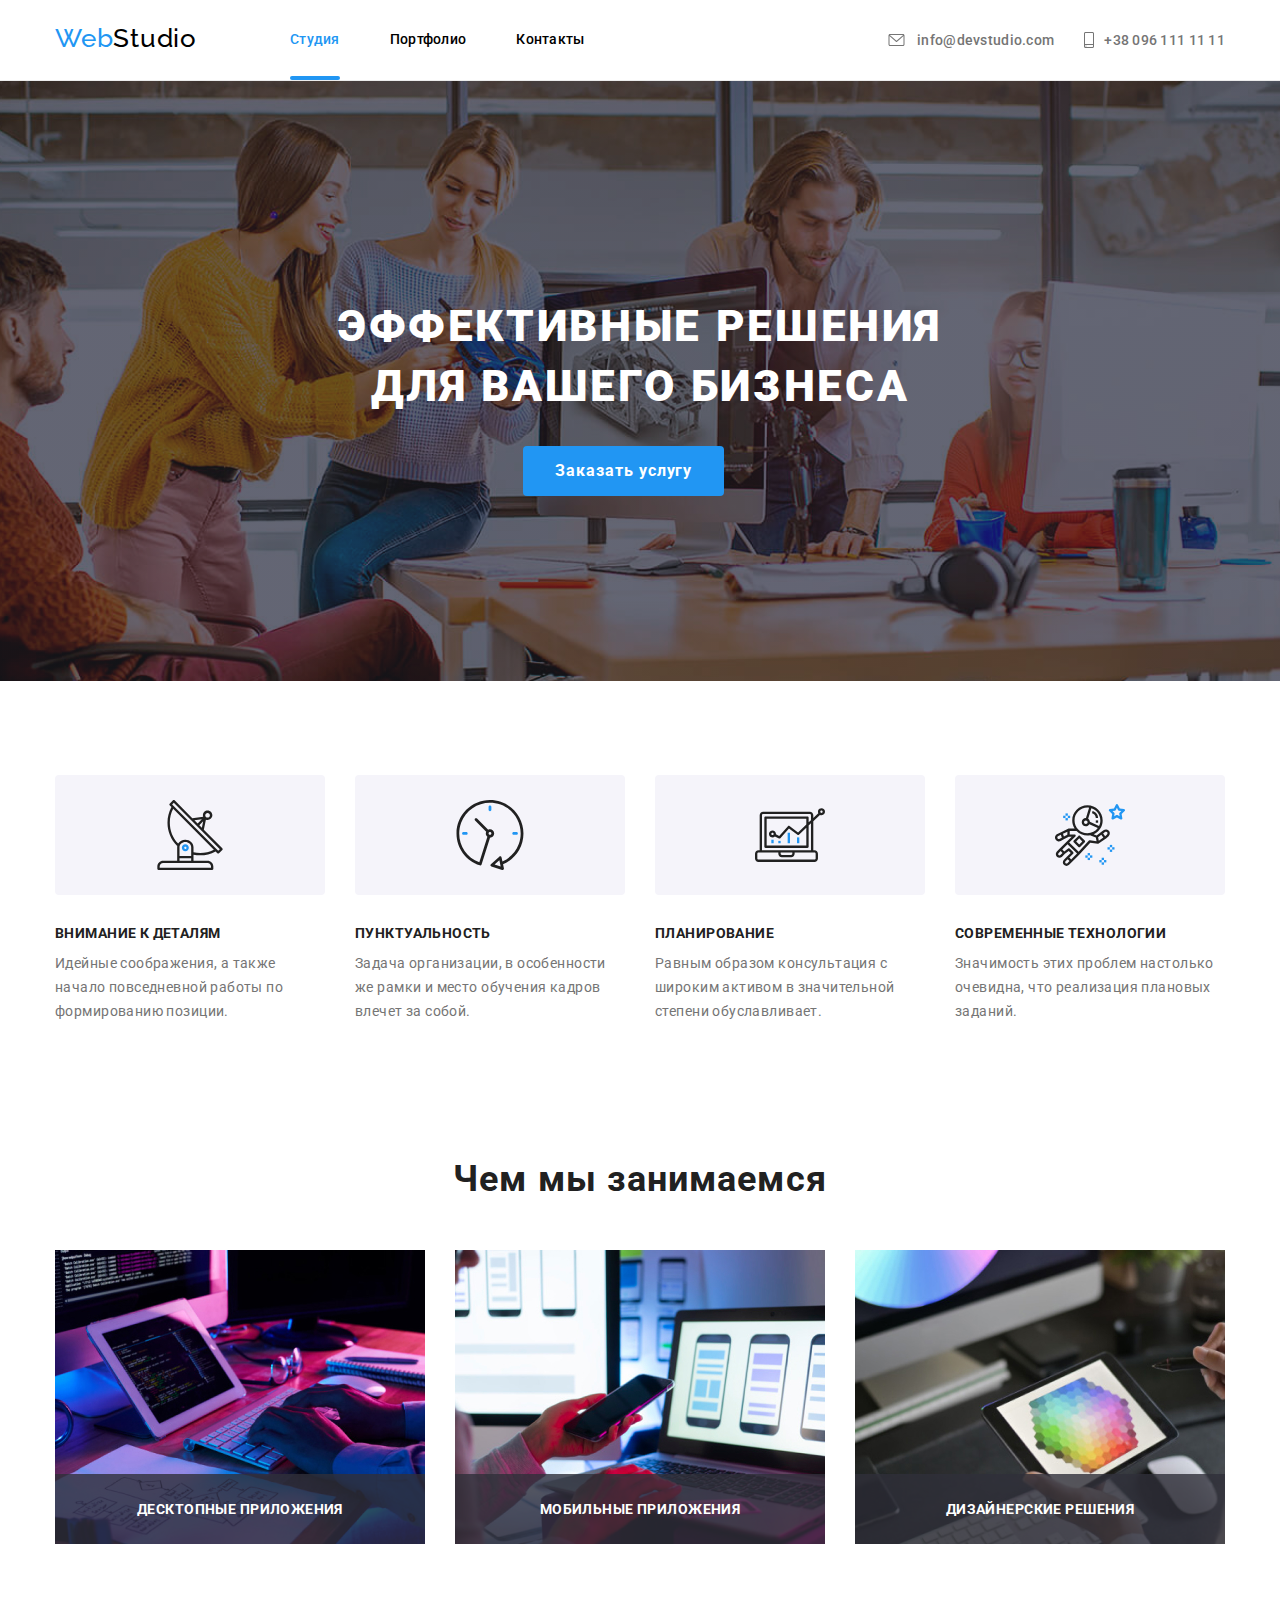
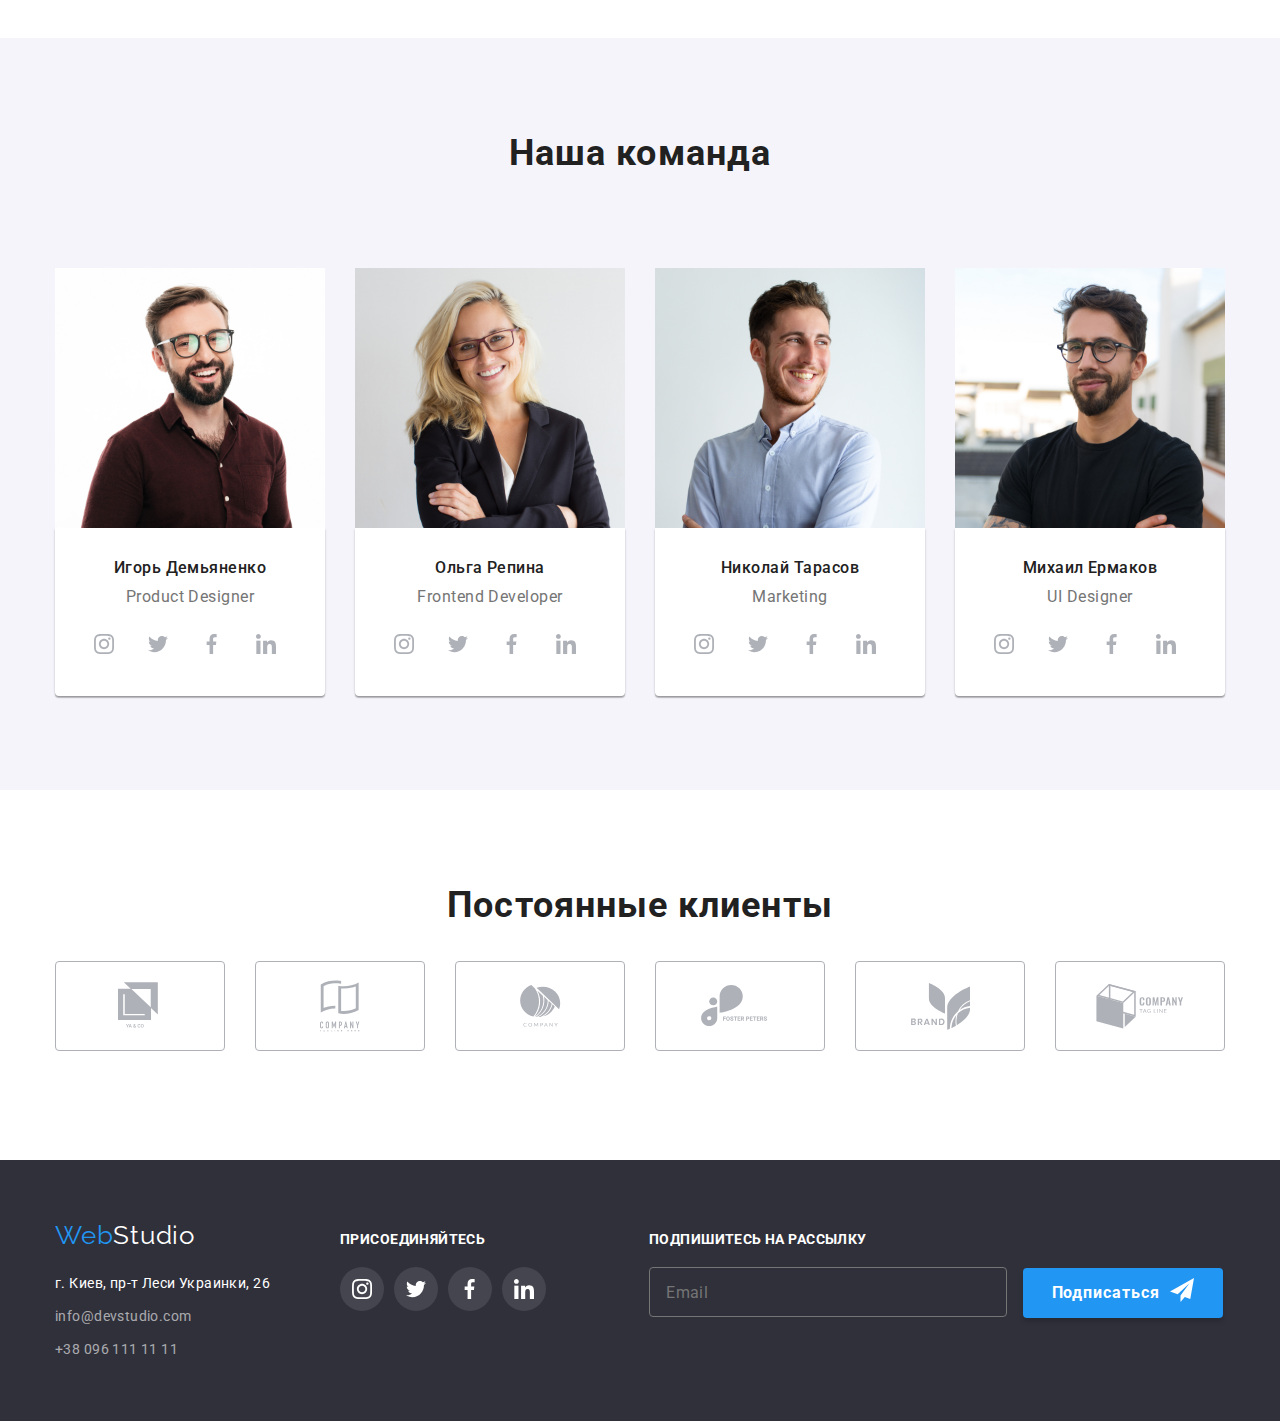
<file: index.html>
<!DOCTYPE html>
<html lang="ru">
<head>
    <meta charset="UTF-8">
    <meta name="viewport" content="width=device-width, initial-scale=1.0">
    <title>Студия</title>
    <link rel="stylesheet" href="css/modern-normalize.css">
    <link rel="preconnect" href="https://fonts.gstatic.com">
    <link href="https://fonts.googleapis.com/css2?&family=Raleway:wght@700&family=Roboto:wght@400;500;700;900&display=swap" rel="stylesheet">
    <link rel="stylesheet" href="./css/styles.css">
  
<!-- font-family: 'Raleway', sans-serif;
font-family: 'Roboto', sans-serif; -->
   
</head>
<body >
    <header class="header">
        <div class="container">
            <nav class="header-nav">
                <a class="logo" href=""><span class="web">Web</span>Studio</a>
                <ul class="header-nav-links">
                    <li><a class="link-header current" href="index.html">Студия</a></li>
                    <li><a class="link-header" href="portfolio.html">Портфолио</a></li>
                    <li><a class="link-header" href="">Контакты</a></li>
                </ul>
            </nav>
           <ul class="header-address">
                <li>
                    <a class="link-hd-adr" href="mailto:info@devstudio.com" >
                    <svg width="21" height="16" class="mail-icon">
                        <use href="./images/icons/symbol-defs.svg#icon-mail"></use>
                    </svg>
                    info@devstudio.com</a>
                </li>
                <li>
                    <a class="link-hd-adr" href="tel:+380961111111">
                    <svg width="10" height="16" class="phone-icon">
                        <use href="./images/icons/symbol-defs.svg#icon-smartphone"></use>
                    </svg>
                    +38 096 111 11 11</a>
                </li>
           </ul>
        </div>
    </header>
    <main>
        <!--Баннер-->
        <div class="background"></div>
        <section class="hero">
            <div class="container">
                <h1 class="hero-title">ЭФФЕКТИВНЫЕ РЕШЕНИЯ <br> ДЛЯ ВАШЕГО БИЗНЕСА</h1>
                <button class="hero-btn" data-modal-open>Заказать услугу</button>
            </div>
        </section>
        <section class="about">
            <div class="container">
                <ul class="features">
                    <li>
                        <div class="about-icons-thumb">
                            <svg class="about-icons">
                                <use href="./images/icons/symbol-defs.svg#icon-about-1"></use>
                            </svg>
                        </div>
                        <h3 class="title-features">ВНИМАНИЕ К ДЕТАЛЯМ</h3>
                        <p class="features-p"> Идейные соображения, а также <br> начало повседневной работы по формированию позиции.</p>
                    </li>
                    <li>
                        <div class="about-icons-thumb">
                            <svg class="about-icons">
                                <use href="./images/icons/symbol-defs.svg#icon-about-2"></use>
                            </svg>
                        </div>
                        <h3 class="title-features">ПУНКТУАЛЬНОСТЬ</h3>
                        <p class="features-p"> Задача организации, в особенности <br> же рамки и место обучения кадров влечет за собой.</p>
                    </li>
                    <li>
                        <div class="about-icons-thumb">
                            <svg class="about-icons">
                                <use href="./images/icons/symbol-defs.svg#icon-about-3"></use>
                            </svg>
                        </div>
                        <h3 class="title-features">ПЛАНИРОВАНИЕ</h3>
                        <p class="features-p"> Равным образом консультация с широким активом в значительной степени обуславливает.</p>
                    </li>
                    <li>
                        <div class="about-icons-thumb">
                            <svg class="about-icons">
                                <use href="./images/icons/symbol-defs.svg#icon-about-4"></use>
                            </svg>
                        </div>
                        <h3 class="title-features">СОВРЕМЕННЫЕ ТЕХНОЛОГИИ</h3>
                        <p class="features-p"> Значимость этих проблем настолько очевидна, что реализация плановых заданий.</p>
                    </li>
                </ul>
            
            </div>
        </section>
        <section class="about-pictures">
            <h2 class="title">Чем мы занимаемся</h2>
            <div class="about-images">   
                <div class="images-thumb">
                    <img class="images" src="./images/about/1.jpg" alt="Photo 1" width="370">
                    <div class="images-title">
                        <p class="images-title-name">Десктопные приложения</p>
                    </div>
                </div>
                <div class="images-thumb">
                    <img class="images" src="./images/about/2.jpg" alt="Photo 2" width="370">
                    <div class="images-title">
                        <p class="images-title-name">Мобильные приложения</p>
                    </div>
                </div>
                <div class="images-thumb">
                    <img class="images" src="./images/about/3.jpg" alt="Photo 3" width="370">
                    <div class="images-title">
                        <p class="images-title-name">Дизайнерские решения</p>
                    </div>
                </div>    
            </div>
        </section>

        <section class="team">
            <div class="container">
                <h2 class="title">Наша команда</h2>
                <ul class="workers">
                    <li>
                        <img src="./images/team/ihor.jpg" alt="Photo Ihor" width="270"><div class="worker-names"><h3 class="name">Игорь Демьяненко</h3><p class="work-position">Product Designer</p>
                            <ul class="social-netw-container">
                                <li>
                                    <a class="social-links" href="#">
                                        <svg class="social-netw-icon" width="20" height="20">
                                            <use href="./images/icons/symbol-defs.svg#icon-inst"></use>
                                        </svg>
                                    </a>
                                </li>
                                <li>
                                    <a class="social-links" href="#">
                                        <svg class="social-netw-icon" width="20" height="20">
                                            <use href="./images/icons/symbol-defs.svg#icon-twit"></use>
                                        </svg>
                                    </a>
                                </li>
                                <li>
                                    <a class="social-links" href="#">
                                        <svg class="social-netw-icon" width="20" height="20">
                                            <use href="./images/icons/symbol-defs.svg#icon-fb"></use>
                                        </svg>
                                    </a>    
                                </li>
                                <li>
                                    <a class="social-links" href="#">
                                        <svg class="social-netw-icon" width="20" height="20">
                                            <use href="./images/icons/symbol-defs.svg#icon-in"></use>
                                        </svg>
                                    </a>    
                                </li>
                            </ul>
                        </div> 
                        
                    </li>
                    <li>
                        <img src="./images/team/olha.jpg" alt="Photo Olha" width="270"><div class="worker-names"><h3 class="name">Ольга Репина</h3><p class="work-position">Frontend Developer</p>
                            <ul class="social-netw-container">
                                <li>
                                    <a class="social-links" href="#">
                                        <svg class="social-netw-icon" width="20" height="20">
                                            <use href="./images/icons/symbol-defs.svg#icon-inst"></use>
                                        </svg>
                                    </a>
                                </li>
                                <li>
                                    <a class="social-links" href="#">
                                        <svg class="social-netw-icon" width="20" height="20">
                                            <use href="./images/icons/symbol-defs.svg#icon-twit"></use>
                                        </svg>
                                    </a>
                                </li>
                                <li>
                                    <a class="social-links" href="#">
                                        <svg class="social-netw-icon" width="20" height="20">
                                            <use href="./images/icons/symbol-defs.svg#icon-fb"></use>
                                        </svg>
                                    </a>    
                                </li>
                                <li>
                                    <a class="social-links" href="#">
                                        <svg class="social-netw-icon" width="20" height="20">
                                            <use href="./images/icons/symbol-defs.svg#icon-in"></use>
                                        </svg>
                                    </a>    
                                </li>
                            </ul>
                        </div>
                    </li>
                    <li>
                        <img src="./images/team/nikol.jpg" alt="Photo Nikolai" width="270"><div class="worker-names"><h3 class="name">Николай Тарасов</h3><p class="work-position">Marketing</p>
                            <ul class="social-netw-container">
                                <li>
                                    <a class="social-links" href="#">
                                        <svg class="social-netw-icon" width="20" height="20">
                                            <use href="./images/icons/symbol-defs.svg#icon-inst"></use>
                                        </svg>
                                    </a>
                                </li>
                                <li>
                                    <a class="social-links" href="#">
                                        <svg class="social-netw-icon" width="20" height="20">
                                            <use href="./images/icons/symbol-defs.svg#icon-twit"></use>
                                        </svg>
                                    </a>
                                </li>
                                <li>
                                    <a class="social-links" href="#">
                                        <svg class="social-netw-icon" width="20" height="20">
                                            <use href="./images/icons/symbol-defs.svg#icon-fb"></use>
                                        </svg>
                                    </a>    
                                </li>
                                <li>
                                    <a class="social-links" href="#">
                                        <svg class="social-netw-icon" width="20" height="20">
                                            <use href="./images/icons/symbol-defs.svg#icon-in"></use>
                                        </svg>
                                    </a>    
                                </li>
                            </ul>
                        </div>
                    </li>
                    <li>
                        <img src="./images/team/mikhail.jpg" alt="Photo Mikhail" width="270"><div class="worker-names"><h3 class="name">Михаил Ермаков</h3><p class="work-position">UI Designer</p>
                            <ul class="social-netw-container">
                                <li>
                                    <a class="social-links" href="#">
                                        <svg class="social-netw-icon" width="20" height="20">
                                            <use href="./images/icons/symbol-defs.svg#icon-inst"></use>
                                        </svg>
                                    </a>
                                </li>
                                <li>
                                    <a class="social-links" href="#">
                                        <svg class="social-netw-icon" width="20" height="20">
                                            <use href="./images/icons/symbol-defs.svg#icon-twit"></use>
                                        </svg>
                                    </a>
                                </li>
                                <li>
                                    <a class="social-links" href="#">
                                        <svg class="social-netw-icon" width="20" height="20">
                                            <use href="./images/icons/symbol-defs.svg#icon-fb"></use>
                                        </svg>
                                    </a>    
                                </li>
                                <li>
                                    <a class="social-links" href="#">
                                        <svg class="social-netw-icon" width="20" height="20">
                                            <use href="./images/icons/symbol-defs.svg#icon-in"></use>
                                        </svg>
                                    </a>    
                                </li>
                            </ul>
                        </div>
                    </li>
                </ul>
            </div>
        </section>
        <section class="clients"> 
            <h2 class="title-clients">Постоянные клиенты</h2>
            <div class="container">
                <ul class="clients-icons">
                    <li>
                        <a class="clients-link" href="#">
                            <svg class="client-icon" width="44" height="49">
                                <use href="./images/icons/symbol-defs.svg#icon-logo-1"></use>
                            </svg>
                        </a>
                    </li>
                    <li>
                        <a class="clients-link" href="#">
                            <svg class="client-icon" width="40" height="52">
                                <use href="./images/icons/symbol-defs.svg#icon-logo-2"></use>
                            </svg>
                        </a>
                    </li>
                    <li>
                        <a class="clients-link" href="#">
                            <svg class="client-icon" width="41" height="42">
                                <use href="./images/icons/symbol-defs.svg#icon-logo-3"></use>
                            </svg>
                        </a>
                    </li>
                    <li>
                        <a class="clients-link" href="#">
                            <svg class="client-icon" width="79" height="42">
                                <use href="./images/icons/symbol-defs.svg#icon-logo-4"></use>
                            </svg>
                        </a>
                    </li>
                    <li>
                        <a class="clients-link" href="#">
                            <svg class="client-icon" width="59" height="47">
                                <use href="./images/icons/symbol-defs.svg#icon-logo-5"></use>
                            </svg>
                        </a>
                    </li>
                    <li>
                        <a class="clients-link" href="#">
                            <svg class="client-icon" width="88" height="45">
                                <use href="./images/icons/symbol-defs.svg#icon-logo-6"></use>
                            </svg>
                        </a>
                    </li>
                </ul>
          </div>

        </section>
 </main>
    <footer class="footer"> 
        <div class="container">
            <div class="footer-address-container">
                <a class="logo-foot" href=""><span class="web">Web</span>Studio</a>
                <address>
                <ul class="footer-address"> 
                        <li> <a class="link-foot-adr" href="https://goo.gl/maps/Ae1zcUtkZR1KB5ff6">г. Киев, пр-т Леси Украинки, 26</a></li>
                        <li> <a class="link-foot" href="mailto:info@devstudio.com">info@devstudio.com</a></li>
                        <li> <a class="link-foot" href="tel:+380961111111">+38 096 111 11 11</a></li>
                </ul>
                </address>
            </div>
            <div class="footer-links">
                <p>Присоединяйтесь</p>
                <ul class="footer-social-netw">
                    <li>
                        <a class="foot-social-links" href="#">
                            <svg class="social-netw-icon" width="20" height="20">
                                <use href="./images/icons/symbol-defs.svg#icon-inst"></use>
                            </svg>
                        </a>
                    </li>
                    <li>
                        <a class="foot-social-links" href="#">
                            <svg class="social-netw-icon" width="20" height="20">
                                <use href="./images/icons/symbol-defs.svg#icon-twit"></use>
                            </svg>
                        </a>
                    </li>
                    <li>
                        <a class="foot-social-links" href="#">
                            <svg class="social-netw-icon" width="20" height="20">
                                <use href="./images/icons/symbol-defs.svg#icon-fb"></use>
                            </svg>
                        </a>
                    </li>
                    <li>
                        <a class="foot-social-links" href="#">
                            <svg class="social-netw-icon" width="20" height="20">
                                <use href="./images/icons/symbol-defs.svg#icon-in"></use>
                            </svg>
                        </a>
                    </li>
                    
                </ul>
            </div>
            <div class="footer-form-container">
                <p> Подпишитесь на рассылку </p>
                <form class="footer-form">
                    <div class="mail-footer-block">
                        <input class="input-footer" type="mail" name="mail" id="mail-footer" placeholder="Email"> 
                        <button type="submit">Подписаться 
                            <svg class="send-icon" width="24" height="24">
                            <use href="./images/icons/symbol-defs.svg#icon-send"></use>
                            </svg>
                     </button>
                    </div>
                </form>
            </div>
        </div>
    </footer>
   
    <!-- <button class="modal-open" data-modal-open></button> -->

    <div class="backdrop is-hidden" data-modal>
       
        <div class="modal">
            <button class="backdrop-modal-btn" data-modal-close>
                <svg width="11" height="11">
                    <use class="svg-modal-btn" href="./images/icons/symbol-defs.svg#icon-cross" ></use>
                </svg>
            </button>
            
            <p>Оставьте свои данные, мы вам перезвоним</p>
            <form class="form">
               <div class="label-input-block">
                    <label for="name">Имя</label>
                    <div class="input-field-box">
                        <svg class="form-icon" width="12" height="12">
                            <use href="./images/icons/symbol-defs.svg#icon-name-form"></use>
                        </svg>
                    
                        <input class="input-field" type="name" name="name" id="name"> 
                    </div>
                </div>
                <div class="label-input-block">
                    <label for="tel">Телефон</label>
                   
                    <div class="input-field-box">
                        <svg class="form-icon" width="13" height="13">
                            <use href="./images/icons/symbol-defs.svg#icon-phone-form"></use>
                        </svg>
                        <input class="input-field" type="tel" name="tel" id="tel"> 
                    </div>
                </div>
                <div class="label-input-block">
                    <label for="mail">Почта</label>
                    <div class="input-field-box">
                        <svg class="form-icon" width="15" height="12">
                            <use href="./images/icons/symbol-defs.svg#icon-mail-form"></use>
                        </svg>
                        <input class="input-field" type="mail" name="mail" id="mail"> 
                    </div>
                </div>
                <div class="label-input-block">
                    <label for="textarea">Комментарий</label>
                    <input class="input-field" type="textarea" name="textarea" id="textarea" placeholder="Введите текст"> 
                </div>
                <div class="checkbox-block">
                    
                    <input class="checkbox" type="checkbox" name="conditions">  
                    <label for="checkbox" class="conditions">Соглашаюсь с рассылкой и принимаю <a href="#">Условия договора</a></label>
                </div>
                <button type="submit">Отправить</button>
            </form>

        </div>

        



    </div>



    <script src="./js/modal.js"></script>
</body>
</html>
</file>
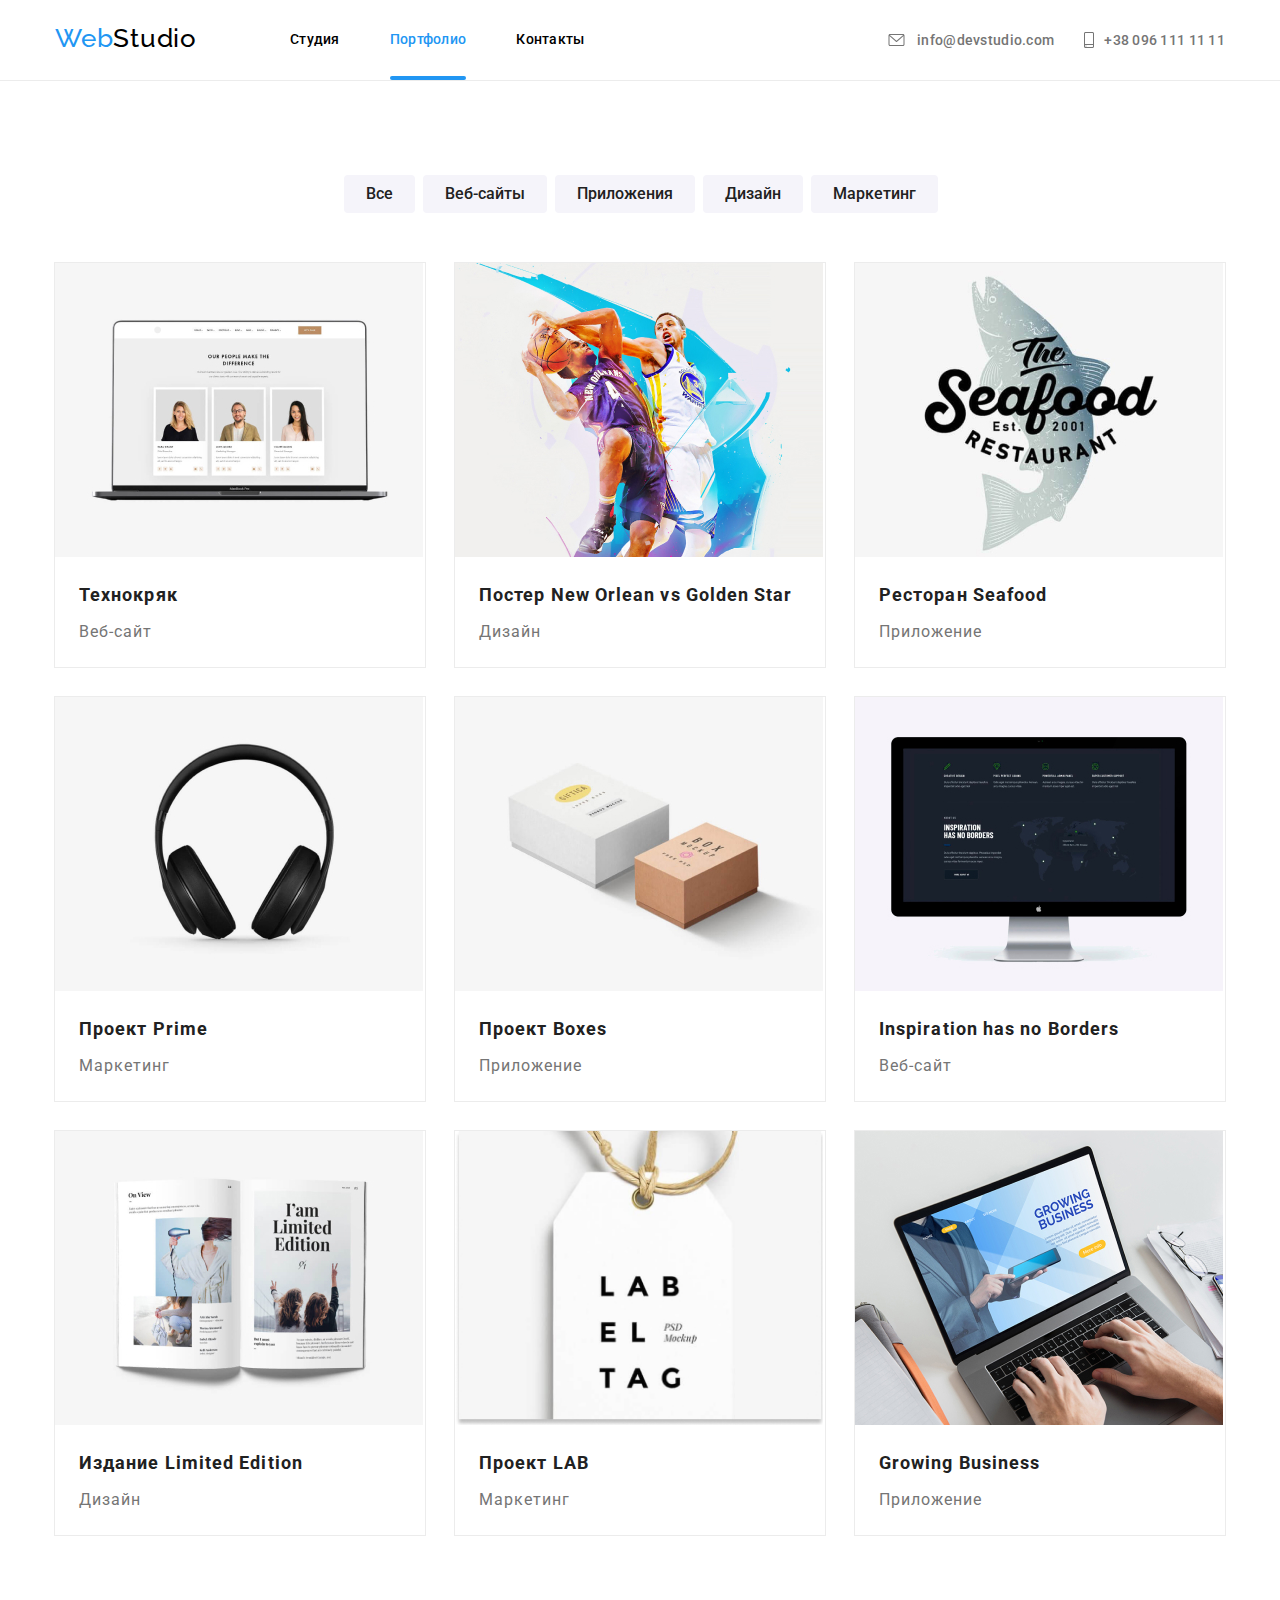
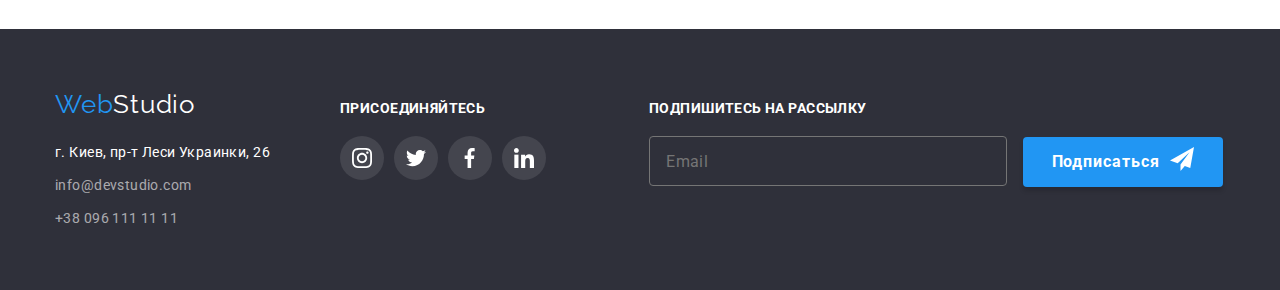
<file: portfolio.html>
<!DOCTYPE html>
<html lang="ru">
<head>
    <meta charset="UTF-8">
    <meta name="viewport" content="width=device-width, initial-scale=1.0">
    <title>Портфолио</title>
    <link rel="stylesheet" href="css/modern-normalize.css">
    <link rel="preconnect" href="https://fonts.gstatic.com">
    <link href="https://fonts.googleapis.com/css2?&family=Raleway:wght@700&family=Roboto:wght@400;500;700;900&display=swap" rel="stylesheet">
    <link rel="stylesheet" href="./css/styles.css">
   
<!-- font-family: 'Raleway', sans-serif;
font-family: 'Roboto', sans-serif;-->
</head>
<body >
    
    <header class="header">
        <div class="container">
            <nav class="header-nav">
                <a class="logo" href=""><span class="web">Web</span>Studio</a>
                <ul class="header-nav-links">
                    <li><a class="link-header" href="index.html">Студия</a></li>
                    <li><a class="link-header current" href="portfolio.html">Портфолио</a></li>
                    <li><a class="link-header" href="">Контакты</a></li>
                </ul>
            </nav>
           <ul class="header-address">
                <li class="link-hd-adr">
                    <a href="mailto:info@devstudio.com" >
                    <svg width="21" height="16" class="mail-icon">
                        <use href="./images/icons/symbol-defs.svg#icon-mail"></use>
                    </svg>
                    info@devstudio.com</a>
                </li>
                <li class="link-hd-adr" >
                     <a href="tel:+380961111111">
                    <svg width="10" height="16" class="phone-icon">
                        <use href="./images/icons/symbol-defs.svg#icon-smartphone"></use>
                    </svg>
                    +38 096 111 11 11</a>
                </li>
           </ul>
        </div>
    </header>
    <main>
        <section class="portfolio-main">
            <div class="container">
                <!--Скрыть заголовок-->
                <h1>Портфолио</h1>
                <div class="portfolio-btns">
                    <a class="portfolio-btn" href="" >Все</a>
                    <a class="portfolio-btn" href="" >Веб-сайты</a>
                    <a class="portfolio-btn" href="" >Приложения</a>
                    <a class="portfolio-btn" href="" >Дизайн</a>
                    <a class="portfolio-btn" href="" >Маркетинг</a>
                </div>
                <div class="portfolio-cards-gallery">
                    <ul class="portfolio-gallery">
                        <li class="portfolio-cards-stack">
                           <div class="pf-card">
                                <a class="portfolio-gal-links" href="#"> 
                                    <div class="pf-card-image"> 
                                        <img class="gal-img" src="./images/portfolio/pf1.jpg" alt="Photo" width="370"> 
                                        <div class="projects-overlay">
                                            <p>Технокряк это современная <br> площадка распространения <br> коронавируса. Компании <br> используют эту платформу для <br> цифрового шпионажа и атак на <br> защищённые сервера конкурентов.</p>
                                        </div>
                                    </div> 
                                    <div class="project-names">
                                        <h3>Технокряк</h3>
                                        <p class="portfolio-names">Веб-сайт</p> 
                                    </div>
                                </a>
                            </div>
                        </li>

                        <li class="portfolio-cards-stack">
                            <div class="pf-card">
                                <a class="portfolio-gal-links" href="#"> 
                                    <div class="pf-card-image"> 
                                        <img class="gal-img" src="./images/portfolio/pf2.jpg" alt="Photo" width="370"> 
                                        <div class="projects-overlay">
                                            <p>Технокряк это современная <br> площадка распространения <br> коронавируса. Компании <br> используют эту платформу для <br> цифрового шпионажа и атак на <br> защищённые сервера конкурентов.</p>
                                        </div>
                                    </div> 
                                    <div class="project-names">
                                        <h3>Постер New Orlean vs Golden Star</h3>
                                        <p class="portfolio-names">Дизайн</p>
                                    </div>
                                </a>
                            </div>
                        </li>

                        <li class="portfolio-cards-stack">
                            <div class="pf-card">
                                <a class="portfolio-gal-links" href="#"> 
                                    <div class="pf-card-image"> 
                                        <img class="gal-img" src="./images/portfolio/pf3.jpg" alt="Photo" width="370"> 
                                        <div class="projects-overlay">
                                            <p>Технокряк это современная <br> площадка распространения <br> коронавируса. Компании <br> используют эту платформу для <br> цифрового шпионажа и атак на <br> защищённые сервера конкурентов.</p>
                                        </div>
                                    </div> 
                                    <div class="project-names">
                                        <h3>Ресторан Seafood</h3>
                                        <p class="portfolio-names">Приложение</p> 
                                    </div>
                                </a>
                            </div>
                        </li>
                        <li class="portfolio-cards-stack">
                            <div class="pf-card">
                                <a class="portfolio-gal-links" href="#"> 
                                    <div class="pf-card-image"> 
                                        <img class="gal-img" src="./images/portfolio/pf4.jpg" alt="Photo" width="370"> 
                                        <div class="projects-overlay">
                                            <p>Технокряк это современная <br> площадка распространения <br> коронавируса. Компании <br> используют эту платформу для <br> цифрового шпионажа и атак на <br> защищённые сервера конкурентов.</p>
                                        </div>
                                    </div> 
                                    <div class="project-names">
                                        <h3>Проект Prime</h3>
                                        <p class="portfolio-names">Маркетинг</p>
                                    </div>
                                </a>
                            </div>
                        </li>
                        <li class="portfolio-cards-stack">
                            <div class="pf-card">
                                <a class="portfolio-gal-links" href="#"> 
                                    <div class="pf-card-image"> 
                                        <img class="gal-img" src="./images/portfolio/pf5.jpg" alt="Photo" width="370"> 
                                        <div class="projects-overlay">
                                            <p>Технокряк это современная <br> площадка распространения <br> коронавируса. Компании <br> используют эту платформу для <br> цифрового шпионажа и атак на <br> защищённые сервера конкурентов.</p>
                                        </div>
                                    </div> 
                                    <div class="project-names">
                                        <h3>Проект Boxes</h3>
                                    <p class="portfolio-names">Приложение</p>
                                    </div>
                                </a>
                            </div>
                        </li>
                        <li class="portfolio-cards-stack">
                            <div class="pf-card">
                                <a class="portfolio-gal-links" href="#"> 
                                    <div class="pf-card-image"> 
                                        <img class="gal-img" src="./images/portfolio/pf6.jpg" alt="Photo" width="370"> 
                                        <div class="projects-overlay">
                                            <p>Технокряк это современная <br> площадка распространения <br> коронавируса. Компании <br> используют эту платформу для <br> цифрового шпионажа и атак на <br> защищённые сервера конкурентов.</p>
                                        </div>
                                    </div> 
                                    <div class="project-names">
                                        <h3>Inspiration has no Borders</h3>
                                        <p class="portfolio-names">Веб-сайт</p>
                                    </div>
                                </a>
                            </div>
                        </li> 
                        <li class="portfolio-cards-stack">
                            <div class="pf-card">
                                <a class="portfolio-gal-links" href="#"> 
                                    <div class="pf-card-image"> 
                                        <img class="gal-img" src="./images/portfolio/pf7.jpg" alt="Photo" width="370"> 
                                        <div class="projects-overlay">
                                            <p>Технокряк это современная <br> площадка распространения <br> коронавируса. Компании <br> используют эту платформу для <br> цифрового шпионажа и атак на <br> защищённые сервера конкурентов.</p>
                                        </div>
                                    </div> 
                                    <div class="project-names">
                                        <h3>Издание Limited Edition</h3>
                                        <p class="portfolio-names">Дизайн</p>
                                    </div>
                                </a>
                            </div>
                        </li>
                        <li class="portfolio-cards-stack">
                            <div class="pf-card">
                                <a class="portfolio-gal-links" href="#"> 
                                    <div class="pf-card-image"> 
                                        <img class="gal-img" src="./images/portfolio/pf8.jpg" alt="Photo" width="370"> 
                                        <div class="projects-overlay">
                                            <p>Технокряк это современная <br> площадка распространения <br> коронавируса. Компании <br> используют эту платформу для <br> цифрового шпионажа и атак на <br> защищённые сервера конкурентов.</p>
                                        </div>
                                    </div> 
                                    <div class="project-names">
                                        <h3>Проект LAB</h3>
                                        <p class="portfolio-names">Маркетинг</p> 
                                    </div>
                                </a>
                            </div>
                        </li>
                        <li class="portfolio-cards-stack">
                            <div class="pf-card">
                                <a class="portfolio-gal-links" href="#"> 
                                    <div class="pf-card-image"> 
                                        <img class="gal-img" src="./images/portfolio/pf9.jpg" alt="Photo" width="370"> 
                                        <div class="projects-overlay">
                                            <p>Технокряк это современная <br> площадка распространения <br> коронавируса. Компании <br> используют эту платформу для <br> цифрового шпионажа и атак на <br> защищённые сервера конкурентов.</p>
                                        </div>
                                    </div> 
                                    <div class="project-names">
                                        <h3>Growing Business</h3>
                                    <p class="portfolio-names">Приложение</p> 
                                    </div>
                                </a>
                            </div>
                        </li>
                  </ul>
                </div>
            </div>
        </section>
        <footer class="footer"> 
            <div class="container">
                <div class="footer-address-container">
                    <a class="logo-foot" href=""><span class="web">Web</span>Studio</a>
                    <address>
                    <ul class="footer-address"> 
                            <li> <a class="link-foot-adr" href="https://goo.gl/maps/Ae1zcUtkZR1KB5ff6">г. Киев, пр-т Леси Украинки, 26</a></li>
                            <li> <a class="link-foot" href="mailto:info@devstudio.com">info@devstudio.com</a></li>
                            <li> <a class="link-foot" href="tel:+380961111111">+38 096 111 11 11</a></li>
                    </ul>
                    </address>
                </div>
                <div class="footer-links">
                    <p>Присоединяйтесь</p>
                    <ul class="footer-social-netw">
                        <li>
                            <a class="foot-social-links" href="#">
                                <svg class="social-netw-icon" width="20" height="20">
                                    <use href="./images/icons/symbol-defs.svg#icon-inst"></use>
                                </svg>
                            </a>
                        </li>
                        <li>
                            <a class="foot-social-links" href="#">
                                <svg class="social-netw-icon" width="20" height="20">
                                    <use href="./images/icons/symbol-defs.svg#icon-twit"></use>
                                </svg>
                            </a>
                        </li>
                        <li>
                            <a class="foot-social-links" href="#">
                                <svg class="social-netw-icon" width="20" height="20">
                                    <use href="./images/icons/symbol-defs.svg#icon-fb"></use>
                                </svg>
                            </a>
                        </li>
                        <li>
                            <a class="foot-social-links" href="#">
                                <svg class="social-netw-icon" width="20" height="20">
                                    <use href="./images/icons/symbol-defs.svg#icon-in"></use>
                                </svg>
                            </a>
                        </li>
                    </ul>
                </div>
                <div class="footer-form-container">
                    <p> Подпишитесь на рассылку </p>
                    <form class="footer-form">
                        <div class="mail-footer-block">
                            <input class="input-footer" type="mail" name="mail" id="mail-footer" placeholder="Email"> 
                            <button type="submit">Подписаться 
                                <svg class="send-icon" width="24" height="24">
                                <use href="./images/icons/symbol-defs.svg#icon-send"></use>
                                </svg>
                         </button>
                        </div>
                    </form>
                </div>
            </div>
      </footer>
    </main>
</body>
</html>

<!-- 
</div>
<div class="portfolio-card container">
    <ul class="card-name">
        <li class="card-name-item">
            <a class="card-name-link" href="">
                <img src="./images/img1.jpg" alt="" width="370">
                <div class="filter-name">
                    <h3 class="title-filter">Технокряк</h3>
                    <p class="filter-item">Веб-сайт</p>
                </div>
            </a>
        </li> -->

        <!-- <li>
            <a class="projects-card" href="#">
                <div class="card-img">
                    <img src="./images/portfolio/tech-crack.jpg" alt="Технокряк" />
                    <div class="projects-card-overlay">
                        <p>
                            Технокряк это современная площадка распространения коронавируса.
                            Компании используют эту платформу для цифрового
                            шпионажа и атак на защищённые сервера конкурентов.
                        </p>
                    </div>
                </div>
                <div class="img-text">
                    <h3>Технокряк</h3>
                    <p>Веб-сайт</p>
                </div>
            </a>
        </li> -->
</file>
<file: css/styles.css>
:root {
    --black-text: #000000;
    --white: #FFFFFF;
    --white-text-op60: rgb(255, 255, 255, 0.6);
    --light-grey-stroke: #ECECEC;
    --grey-white-stroke: #EEEEEE;
    --grey-text: #757575;
    --dark-graphite-text: #212121;
    --blue: #2196F3;
    --graphite-bg: #2F303A;
    --light-grey-bg-team: #F5F4FA;
    --light-grey-icons: #AFB1B8;
    --white-text-op10:  rgb(255, 255, 255, 0.1);
    --transition-time: 250ms cubic-bezier(0.4, 0, 0.2, 1);
}

body {
    font-family: 'Roboto', sans-serif;
}

.container {
    width: 1200px;
    padding: 15px 15px;
    margin: 0 auto;
    /* outline: 1px solid #FF6C00; */
}

header {
    background-color: var(--white);
    color: var(--dark-graphite-text);
    font-weight: 500;
    font-size: 14px;
    line-height: 16px;
    border-bottom: 1px solid var(--light-grey-stroke);
}

.header-nav,
.header-nav-links,
.header-address {
    display: flex;
}

img {
    display: block;
}
/* /* .header a {
    /* color: white; */
    /* color: inherit; */
    /* color: currentColor; */
    /* color: var(--white-text);
/* }  */

/* .hero {
    background:cadetblue;
}
.hero-btn {
    background-color: coral;
} */

/* ----------------------H E A D E R---------------------- */

.header .container {
    display: flex;
    /* justify-content: space-between; */
    align-items:center;
    /* margin-top: 32px; */
    
    max-height: 80px;
}

.header-nav-links {
    margin-left: 93px;
    margin-top: 32px;
    margin-bottom:35px;
    /* margin-right: 305px; */
}


.header-nav li:nth-child(2) {
    margin-left: 50px;
    margin-right: 50px;
}

.header-address {
    margin-left: auto;
}

.header-address li:nth-child(2) {
    margin-left:30px;
    margin-right: 0;
}

.header-address a {
    display: flex;
    color: var(--grey-text);
    font-weight: 500;
    font-size: 14px;
    line-height: 16px;
    letter-spacing: 0.02em;

    transition: color var(--transition-time);
}


.header-address a:hover,
.header-address a:focus {
    color: var(--blue);
}

.title {
    color: var(--dark-graphite-text);
    font-weight: 700;
    font-size: 36px;
    line-height: 42px;
    text-align: center;
    letter-spacing: 0.03em;
}

.link-header {
    color: var(--black-text);
    font-weight: 500;
    font-size: 14px;
    line-height: 16px;
    letter-spacing: 0.02em;
    position:relative;

    transition: color var(--transition-time);
}

.link-header:hover,
.link-header:focus {
    color: var(--blue);
}

.link-header.current {
    color: var(--blue);
}

.link-header.current::after {
    content:"";
    position:absolute;
    display:block;
    background-color: var(--blue);
    width: 100%;
    height: 4px;
    border-radius: 2px;
    bottom:-33px;
}

.mail-icon {
    display: inline-block;
    align-items: center;
    margin-right: 10px;
    /* height: 16px;
    width: 21px; */
    fill:var(--grey-text);
}

.phone-icon {
    display: inline-block;
    align-items: center;
    margin-right: 10px;
    /* height: 16px;
    width: 10px; */
    fill:var(--grey-text);
    
}

.link-hd-adr {
    font-weight: 500;
    font-size: 14px;
    letter-spacing: 0.02em;
    color: var(--grey-text);
    display: flex;
    align-items: center;
    padding-top: 32px;
    padding-bottom: 32px;

    transition: color var(--transition-time);
}

.mail-icon,
.phone-icon {
    fill:currentColor;
}

.link-hd-adr:hover,
.link-hd-adr:focus {
    color: var(--blue);
}

/* L O G O */

.logo {
    margin-top:24px;
    margin-bottom:23px;
    color: var(--black-text);
    font-size: 26px;
    line-height: 31px;
    font-family: 'Raleway', sans-serif;
    letter-spacing: 0.03em;
}

.web {
   /* font-family: 'Oleo Script', cursive; */
   color: var(--blue);
   font-size: 26px;
   line-height: 31px;
   font-family: 'Raleway', sans-serif;
   letter-spacing: 0.03em;

}

/* ----------------------H E R O---------------------- */

.hero .container {
    height: 600px;
    
} 
.hero {
    background-color: var(--graphite-bg);
    max-width: 1600px;
    background-image: linear-gradient(to right, rgba(47, 48, 58, 0.4), rgba(47, 48, 58, 0.4)), url(../images/background/bg-img.png);
    background-size: cover;
    background-repeat: no-repeat;
    background-position:center;
    margin-right: auto; 
    margin-left: auto;
}
.hero-title {
    margin-left: 252px;
    margin-right: 252px;
    margin-top: 200px;
    margin-bottom: 30px;
    color: var(--white);
    font-weight: 900;
    font-size: 44px;
    line-height: 60px;
    text-align: center;
    letter-spacing: 0.06em;
    text-transform: uppercase;
}
.hero-btn {
    margin-left: 468px;
    margin-right: 468px;
    padding: 10px 32px;
    background-color: var(--blue);
    font-weight: 700;
    font-size: 16px;
    line-height: 30px;
    color: var(--white);
    text-align: center;
    letter-spacing: 0.06em;
    border:none;
    border-radius: 4px;
    cursor:pointer;
}

/* ----------------------A B O U T---------------------- */

.about .container {
    /* display: flex; */
    padding-top: 94px;
    padding-bottom: 94px;
}

.features {
    display: flex;
    align-items: center;
    margin-bottom: 94px;
    margin-left: 0;
    margin-right: 0;
    background: transparent;
}

.features li {
    width: 270px;
    height: 101px;
}

.features li:nth-child(1) {
    margin-right: 30px;
}

.features li:nth-child(2) {
    margin-right: 30px;
}

.features li:nth-child(3) {
    margin-right: 30px;
}

.about h2 {
    margin-bottom: 50px; 
}

.about h3 {
    margin-bottom: 10px;
}
.about-pictures {
    margin-top: 94px;
    padding-bottom: 94px; 
 }
 
.about-pictures .about-images {
    display: flex;
    margin-top: 50px;
    justify-content: center;
}

.images {
    width: 370px;
}

.images:nth-child(2) {
    margin-left: 30px;
    margin-right:30px;
}

.title-features {
    color: var(--dark-graphite-text);
    font-weight: 700;
    font-size: 14px;
    line-height: 16px;
    letter-spacing: 0.03em;
    text-transform: uppercase;
}

.features-p {
    color: var(--grey-text);
    font-weight: 400;
    font-size: 14px;
    line-height: 24px;
    letter-spacing: 0.03em;
    margin-bottom:94px;
}

.about-icons {
    align-items: center;
    justify-content: center;
    height: 70px;
    width: 70px;
    
}

.about-icons-thumb {
    display: flex;
    background: var(--light-grey-bg-team);
    border-radius: 4px;
    justify-content: center;
    align-items: center;
    margin-bottom: 30px;
    width: 270px;
    height: 120px;
}

/* ----------------------T E A M---------------------- */

.team .container {
    /* display: flex; */
    align-items: center;
    padding-top: 94px;
    padding-bottom: 94px;
}

.team h2 {
    margin-bottom:94px;
}

.workers {
    display: flex;
    align-items: center;
    margin-left: 0;
    margin-right: 0; 
}

.workers > li:nth-child(1) {
    margin-right: 30px;
}

.workers > li:nth-child(2) {
    margin-right: 30px;
}

.workers > li:nth-child(3) {
    margin-right: 30px;
}

.workers > li {
    width: 270px;
}

.worker-names {
    background-color: var(--white);
    padding-top: 30px;
    padding-bottom: 30px;
    text-align: center;
    letter-spacing: 0.03em;
    border-bottom-left-radius: 4px;
    border-bottom-right-radius: 4px;
    box-shadow: 0px 1px 3px rgba(0, 0, 0, 0.12), 0px 1px 1px rgba(0, 0, 0, 0.14), 0px 2px 1px rgba(0, 0, 0, 0.2);
}

.workers h3 {
    margin-bottom: 10px;
}

.team {
    background: var(--light-grey-bg-team)
}

.name {
    color: var(--dark-graphite-text);
    font-weight: 500;
    font-size: 16px;
    line-height: 19px;
    letter-spacing: 0.03em;
}

.work-position {
    color: var(--grey-text);
    font-weight: 400;
    font-size: 16px;
    line-height: 19px;
    text-align: center;
    letter-spacing: 0.03em;
}

.social-netw-container {
    display: flex;
    justify-content:center;
}

.social-links {
    display:flex;
    justify-content: center;
    align-items: center;
    margin-top:16px;
    width: 44px;
    height: 44px;
    color: var(--light-grey-icons);
    border-radius: 50%;

    transition: color var(--transition-time); 
}

.social-netw-icon {
    fill:currentColor;  
}


  .social-links:hover,
  .social-links:focus {
    color:var(--white);
    background-color: var(--blue);
    border: 1px solid var(--blue);}

.social-netw-container > li:nth-child(2n + 1) {
    margin-right: 10px;
}

.social-netw-container > li:nth-child(2n + 2) {
    margin-right: 10px;
}

.social-netw-container > li:nth-child(3) {
    margin-right: 10px;
}


/* ----------------------C L I E N T S---------------------- */

.title-clients {
    color: var(--dark-graphite-text);
    padding-top:94px;
    margin-bottom: 50px;
    font-weight: 700;
    font-size: 36px;
    line-height: 42px;
    text-align: center;
    letter-spacing: 0.03em;
}

.clients .container {
    align-items: center;
}
.clients-icons {
    display: flex;
    flex-wrap: wrap;
    align-items: center;
    justify-content: center;
    padding-bottom: 94px;
    margin-right: -30px;
    margin-top: -30px;
  }

.client-icon {
    align-items: center;
    justify-content: center;
    fill:var(--light-grey-icons);
}

.clients-icons > li:nth-child(2n + 1) {
    margin-right: 30px;
}

.clients-icons > li:nth-child(2n + 2) {
    margin-right: 30px;
}

.clients-icons > li:nth-child(3) {
    margin-right: 30px;
}

.client-icon:hover,
.client-icon:focus {
    fill: var(--blue);
}

.clients-link {
    display: flex;
    justify-content: center;
    align-items: center;
    width: 170px;
    height: 90px;
  
    color: var(--light-grey-icons);
  
    border-radius: 4px;
    border: 1px solid var(--light-grey-icons);
}
  
.client-icon {
    fill: currentColor;
}
  
.clients-link:hover,
.clients-link:focus {
    color:var(--blue);
    border: 1px solid var(--blue);
}

/* ----------------------F O O T E R---------------------- */

.footer .container {
    display: flex;
    align-items: baseline;
    padding-top: 60px;
    padding-bottom: 60px;
    justify-content: left;
}

footer {
    background-color: var(--graphite-bg);
}

.logo-foot {
    /* display: block; */
    color: var(--white);
    font-size: 26px;
    line-height: 31px;
    font-family: 'Raleway', sans-serif;
    letter-spacing: 0.03em;
}

.footer-address {
    /* display: block; */
    margin-top: 20px;
}

.footer-address li:nth-child(1) {
    margin-bottom: 9px;
}

.footer-address li:nth-child(2) {
    margin-bottom: 9px;
}

.link-foot-adr {
    color:var(--white);
    font-weight: 400;
    font-size: 14px;
    line-height: 24px;
    letter-spacing: 0.03em;
}

.link-foot {
    color: var(--white-text-op60);
    font-weight: 400;
    font-size: 14px;
    line-height: 24px;
    letter-spacing: 0.03em;
}

.footer-links {
    margin-left: 70px;
}

.footer-links p {
    align-items: baseline;
    margin-bottom: 20px;
    color:var(--white);
    font-weight: 700;
    font-size: 14px;
    line-height: 16px;
    letter-spacing: 0.03em;
    text-transform: uppercase;
    font-family: 'Roboto', sans-serif;
}

.footer-social-netw {
    display:flex;
    align-items: baseline;
}

.foot-social-links {
    background-color: var(--white-text-op10);
    display:flex;
    justify-content: center;
    align-items: center;
    width: 44px;
    height: 44px;
    color: var(--white);
    border-radius: 50%;
}

.footer-social-netw > li:nth-child(2n + 1) {
    margin-right: 10px;
}

.footer-social-netw > li:nth-child(2n + 2) {
    margin-right: 10px;
}

.footer-social-netw > li:nth-child(3) {
    margin-right: 10px;
}

.foot-social-links:hover,
  .social-links:focus {
    color:var(--white);
    background-color: var(--blue);
}
 

/* ----------------------P O R T F O L I O---------------------- */

.portfolio-main .container {
    padding-top: 94px;
    padding-bottom: 94px;
}

.portfolio-main h1 {
    display:none;
}

.portfolio-btns {
    display: flex;
    margin-left: 280px;
    margin-right: 279px;
    margin-bottom: 50px;
    justify-content: center;
}

.portfolio-btns a:nth-child(1) {
    margin-right: 8px;
    margin-left: 0;
}

.portfolio-btns a:nth-child(3) {
    margin-right: 8px;
    margin-left: 0;
}


.portfolio-btns a:nth-child(2n + 2) {
    margin-right: 8px;
    margin-left: 0;
}

.portfolio-btn {
    background-color: var(--light-grey-bg-team);
    padding: 6px 22px;
    color: var(--dark-graphite-text);
    font-weight: 500;
    font-size: 16px;
    line-height: 26px;
    text-align: center;
    height: 38px;
    width: auto;
    border-radius: 4px;
}

.portfolio-btn:hover,
.portfolio-btn:focus {
    background-color: var(--blue);
    color: var(--white);
    font-weight: 500;
    font-size: 16px;
    line-height: 26px;
    box-shadow: 0px 3px 1px rgba(0, 0, 0, 0.1), 0px 1px 2px rgba(0, 0, 0, 0.08), 0px 2px 2px rgba(0, 0, 0, 0.12);
}

.portfolio-gallery {
    display: flex;
    flex-wrap: wrap;
    justify-content: center;
    /* margin-left: auto;
    margin-right: auto; */
    margin-top: -30px;
    margin-left: -30px;
}

.portfolio-cards-stack {
    background-color: var(--white);
    outline: 1px solid var(--light-grey-stroke);
    /* border: 1 px solid var(--light-grey-stroke); */
    flex-basis: calc(100% / 3 - 30px);
    margin-left: 30px;
    margin-top: 30px;
    box-sizing: border-box;
    position:relative;

    transition: box-shadow 250ms cubic-bezier(0.4, 0, 0.2, 1), opacity 250ms cubic-bezier(0.4, 0, 0.2, 1);  
}

.project-names h3 {
    color:var(--dark-graphite-text);
    margin-top: 20px;
    margin-bottom: 4px;
    margin-left: 24px;
    font-weight: 700;
    font-size: 18px;
    line-height: 36px;
    letter-spacing: 0.06em;
    font-family:'Roboto', sans-serif;
}

.project-names p {
    color: var(--grey-text);
    font-weight: 400;
    font-size: 16px;
    line-height: 30px;
    letter-spacing: 0.06em;
    margin-left: 24px;
    padding-bottom: 20px;
    font-family:'Roboto', sans-serif;
}
  
.portfolio-cards-stack:hover ,
.portfolio-cards-stack:focus {
    box-shadow: 0px 1px 1px rgba(0, 0, 0, 0.12), 0px 4px 4px rgba(0, 0, 0, 0.06), 1px 4px 6px rgba(0, 0, 0, 0.16);
}

/* portfolio-gallery a:hover {
    box-shadow: 0px 1px 1px rgba(0, 0, 0, 0.12), 0px 4px 4px rgba(0, 0, 0, 0.06), 1px 4px 6px rgba(0, 0, 0, 0.16);
} */
/* .portfolio-gallery li:hover,
.portfolio-gallery li:focus {
    box-shadow: 0px 1px 1px rgba(0, 0, 0, 0.12), 0px 4px 4px rgba(0, 0, 0, 0.06), 1px 4px 6px rgba(0, 0, 0, 0.16);
} */

/* .pf-links:hover {
    box-shadow: 0px 1px 1px rgba(0, 0, 0, 0.12), 0px 4px 4px rgba(0, 0, 0, 0.06), 1px 4px 6px rgba(0, 0, 0, 0.16);  
} */

/* .card-name-item {
    flex-basis: calc(100% / 3 - 30px);
    margin-left: 30px;
    margin-top: 30px;

    background: var(--main-bg-color);
    border: 1px solid var(--border-color-frame);
    box-sizing: border-box;
    display: flex;
} */

/* .pf-links:hover,
.pf-links:focus {
    box-shadow: 0px 1px 1px rgba(0, 0, 0, 0.12), 0px 4px 4px rgba(0, 0, 0, 0.06), 1px 4px 6px rgba(0, 0, 0, 0.16);
} */

.images-thumb::before {
    content:"";
    display: inline-block;
    position:absolute;
    height:70px;
    width: 100%;
    bottom:0;
    background-color: rgba(47, 48, 58, 0.8);
}

.images-title-name {
    color:var(--white);
    display: flex;
    font-weight: 700;
    font-size: 14px;
    line-height: 16px;
    text-align: center;
    justify-content: center;
    letter-spacing: 0.03em;
    text-transform: uppercase;
    font-family: 'Roboto', sans-serif;
}

.images-title {
    display: inline-block;
    position:absolute;
    top: 251px;
    width: 100%;

}

.images-thumb {
position: relative;
}

.images-thumb:nth-child(2) {
    margin-left: 30px;
    margin-right: 30px;
}


/* .pf-card::before {
    content:"";
    display: flex;
    position:absolute;
    height:294px;
    width: 100%;
    top:0;
    background-color:var(--blue);
    opacity: 0;
   
    transition: opacity 250ms cubic-bezier(0.4, 0, 0.2, 1);
} */

.projects-overlay {

    position: absolute;
    top: 0;
    left: 0;
    width: 100%;
    height: 100%;
    background-color:var(--blue);
    opacity: 0;
    padding: 63px 24px;    

    transform: translateY(100%);
    transition: transform var(--transition-time), opacity var(--transition-time);
}

.pf-card-image {
    position: relative;  
  overflow: hidden;
  border-style: none;
  width: 368px;
  height: 294px;
}

.portfolio-gal-links:hover .projects-overlay,
.portfolio-gal-links:focus .projects-overlay  {
    transform: translateX(0);
    opacity: 0.9;
}

.projects-overlay p {
    color: var(--white);
    position:absolute;
    display: flex;
    font-weight: 400;
    font-size: 18px;
    line-height: 28px;
    letter-spacing: 0.03em;
    font-family:'Roboto', sans-serif;
    top:63px;
    left:24px;

}

/* .pf-images-title:hover {
    display: inline-block;
    position:absolute;
    top: 50px;
    left: 50px;
    /* transform: translate (-50%, -50%); */
    /* width: 100%; */



.backdrop {
    width:100%;
    height:100%;
    /* display:flex;
    align-items: center; */
    background-color:var(--white-text-op60);
    position:fixed;
    top:0;
    left: 0; 
    transition: opacity var(--transition-time);
}

.modal {
    position:absolute;
    /* margin: 0 auto; */
    top:50%;
    left:50%;
    transform: translateX(-50%) translateY(-50%);
    width:528px;
    height:581px;
    background-color: white; 
    box-shadow: 0px 1px 3px rgba(0, 0, 0, 0.12), 0px 1px 1px rgba(0, 0, 0, 0.14), 0px 2px 1px rgba(0, 0, 0, 0.2);
    border-radius: 4px; 
}

.backdrop-modal-btn {
    position:absolute;
    top:8px;
    right:8px;
    width:30px;
    height:30px;
    cursor:pointer;
    fill: var(--dark-graphite-text);
    border: 1px solid var(--light-grey-icons);
    border-radius: 50%;
    outline:transparent;
    padding:none;
    display:inline-flex;
    justify-content: center;
    align-items: center;
    background: transparent;
    
    transition: fill var(--transition-time);
}

.backdrop-modal-btn:hover,
.backdrop-modal-btn:focus {
    fill:var(--blue);
}
/* 
.svg-modal-btn {
    display: flex;
    align-items: center;
    justify-content: center;
    border: 1px solid var(--blue);
    fill:transparent;
    
} */

.backdrop.is-hidden {
opacity:0;
pointer-events:none;
}

.modal p {
    margin-top:40px;
    margin-bottom:12px;
    color:var(--dark-graphite-text);
    font-weight: 700;
    font-size: 20px;
    line-height: 23px;
    text-align: center;
    letter-spacing: 0.03em;
    font-family: 'Roboto', sans-serif;
    }


.form {
    display: flex;
    flex-direction: column;
    align-items: left;
    justify-content: left;
}

form label {
    margin-left:40px;

}


.label-input-block {
    
    margin-bottom:10px;
    color: var(--grey-text);
    font-weight: 400;
    font-size: 12px;
    line-height: 14px;
    letter-spacing: 0.01em;
    font-family: 'Roboto', sans-serif;
}

.form button {
    background-color: var(--blue);
    width:200px;
    height:50px;
    margin-bottom:40px;
    margin:auto;
    background-color: var(--blue);
    font-weight: 700;
    font-size: 16px;
    line-height: 30px;
    color: var(--white);
    text-align: center;
    letter-spacing: 0.06em;
    border:none;
    outline:transparent;
    border-radius: 4px;
    cursor:pointer;
    box-shadow: 0px 4px 4px rgba(0, 0, 0, 0.15);
}

.checkbox-block {
    /* align-items: baseline; */
    margin-top:10px;
    margin-bottom:30px;
    display:flex;
    align-items: center;
    justify-content: center;
    color:var(--grey-text);
    font-weight: 400;
    font-size: 14px;
    line-height: 24px;
    letter-spacing: 0.03em;
    font-family: 'Roboto', sans-serif;
}

.checkbox {
    appearance: none;
    width:16px;
    height:15px;
    border: 2px solid var(--graphite-bg);
    border-radius: 4px;
    outline:transparent;
    display:inline-block;
}



.checkbox:checked {
    width:16px;
    height:15px;
    border:none;
    margin: 0;
    padding: 0;
    display:block;
    background-image: url(../images/icons/check-full.svg) ;
    
}


.conditions {
    margin-left:8.38px; 
}

.conditions a {
    color:var(--blue);
    border-bottom: 0.75px solid var(--blue);
}

.label-input-block input{
    margin-left:40px;
    margin-top:4px;
    width:448px;
    height:40px;
    padding:12px 42px;
    font-family: inherit;
    display:flex;
    align-items: center;
    justify-content: center;
    color:var(--grey-text);
    font-weight: 400;
    font-size: 14px;
    line-height: 24px;
    letter-spacing: 0.03em;
    border:1px solid var(--light-grey-icons);
    border-radius: 4px;

    transition: border var(--transition-time);
    
}

.input-field-box {
    position:relative;
}


.form-icon {
    position: absolute;
    top:14px;
    left:56px;
    fill:var(--dark-graphite-text);

    transition: fill var(--transition-time);
}

.label-input-block:focus .form-icon,
.label-input-block:hover .form-icon,
.label-input-block:active .form-icon {
    fill:var(--blue);
} 

.label-input-block input:focus-within,
.label-input-block input:hover,
.label-input-block input:active {
    border: 1px solid var(--blue);
    outline:transparent;
    
}

.form .label-input-block:nth-child(4) .input-field {
    vertical-align:top;
    padding: 12px 16px;
    height:120px;
    color:var(--grey-text);
    font-weight: 400;
    font-size: 14px;
    line-height: 24px;
    letter-spacing: 0.03em;
    font-family: 'Roboto', sans-serif;
}

.label-input-block input::placeholder{
    position:absolute;
    color: rgba(117, 117, 117, 0.5);
    top:12px;
    left:16px;
    font-weight: 400;
    font-size: 12px;
    line-height: 14px;
    letter-spacing: 0.01em;
    font-family: 'Roboto', sans-serif;
    
}

.footer-form {
    display:flex;
}

.footer-form-container {
    margin-left: 93px;
    margin-right: auto;
}

.footer-form-container p {
    margin-bottom: 20px;
    color:var(--white);
    font-weight: 700;
    font-size: 14px;
    line-height: 16px;
    letter-spacing: 0.03em;
    text-transform: uppercase;
    font-family: 'Roboto', sans-serif;
}

.footer-form button {
    display: inline-flex;
    margin-left: auto;
    margin-right: auto;
    padding:10px 28.5px;
    background-color: var(--blue);
    outline:transparent;
    border:none;
    box-shadow: 0px 4px 4px rgba(0, 0, 0, 0.15);
    border-radius: 4px;
    font-weight: 700;
    font-size: 16px;
    line-height: 30px;
    color: var(--white);
    justify-content: center;
    text-align: center;
    letter-spacing: 0.06em;
    cursor:pointer;
}

.send-icon {
    margin-left: 10px;
}

.footer-form input {
    margin-right: 12px;
    padding-top:15px;
    padding-bottom:15px;
    padding-left: 16px;
    background-color: var(--graphite-bg);
    width:358px;
    height:50px;
    font-weight: 400;
    font-size: 16px;
    line-height: 20px;
    letter-spacing: 0.03em;
    color: var(--light-grey-stroke);
    font-family: 'Roboto', sans-serif;
    border: 1px solid var(--grey-text);
    border-radius: 4px;
    outline:transparent;
}

.footer-form input:hover,
.footer-form input:focus {
    outline:transparent;
}
</file>
